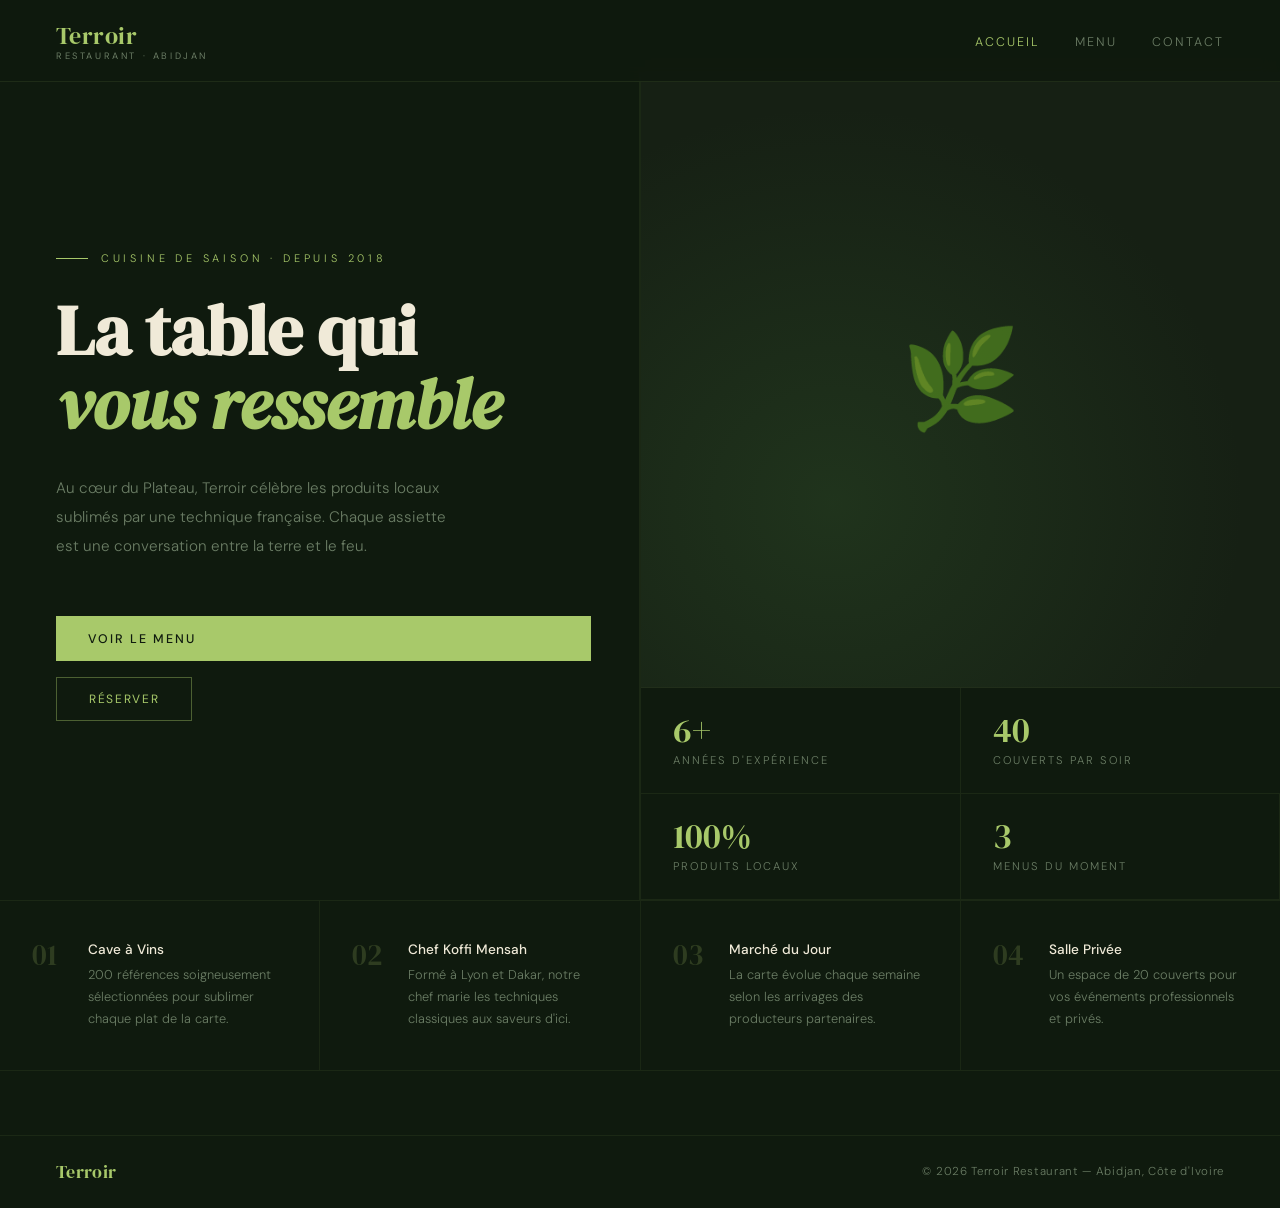
<file: index.html>
<!DOCTYPE html>
<html lang="fr">
<head>
<meta charset="UTF-8"/>
<meta name="viewport" content="width=device-width,initial-scale=1.0"/>
<title>Terroir — Accueil</title>
<link href="https://fonts.googleapis.com/css2?family=DM+Serif+Display:ital@0;1&family=DM+Sans:wght@300;400;500&display=swap" rel="stylesheet"/>
<link rel="stylesheet" href="style.css">
</head>
<body>

<nav>
  <div class="logo">Terroir<small>Restaurant · Abidjan</small></div>
  <ul class="nav-links">
    <li><a href="index.html" class="active">Accueil</a></li>
    <li><a href="menu.html">Menu</a></li>
    <li><a href="contact.html">Contact</a></li>
  </ul>
</nav>

<div class="hero">
  <div class="hero-left">
    <p class="hero-eyebrow">Cuisine de saison · Depuis 2018</p>
    <h1 class="hero-h1">La table qui<br><em>vous ressemble</em></h1>
    <p class="hero-body">Au cœur du Plateau, Terroir célèbre les produits locaux sublimés par une technique française. Chaque assiette est une conversation entre la terre et le feu.</p>
    <div class="hero-actions">
      <a href="menu.html" class="btn-primary">Voir le Menu</a>
      <a href="contact.html" class="btn-outline">Réserver</a>
    </div>
  </div>
  <div class="hero-right">
    <div class="hero-img"><span class="hero-img-icon">🌿</span></div>
    <div class="hero-stats">
      <div class="stat"><div class="stat-num">6+</div><div class="stat-label">Années d'expérience</div></div>
      <div class="stat"><div class="stat-num">40</div><div class="stat-label">Couverts par soir</div></div>
      <div class="stat"><div class="stat-num">100%</div><div class="stat-label">Produits locaux</div></div>
      <div class="stat"><div class="stat-num">3</div><div class="stat-label">Menus du moment</div></div>
    </div>
  </div>
</div>

<div class="strip">
  <div class="strip-item">
    <div class="strip-num">01</div>
    <div><div class="strip-title">Cave à Vins</div><div class="strip-desc">200 références soigneusement sélectionnées pour sublimer chaque plat de la carte.</div></div>
  </div>
  <div class="strip-item">
    <div class="strip-num">02</div>
    <div><div class="strip-title">Chef Koffi Mensah</div><div class="strip-desc">Formé à Lyon et Dakar, notre chef marie les techniques classiques aux saveurs d'ici.</div></div>
  </div>
  <div class="strip-item">
    <div class="strip-num">03</div>
    <div><div class="strip-title">Marché du Jour</div><div class="strip-desc">La carte évolue chaque semaine selon les arrivages des producteurs partenaires.</div></div>
  </div>
  <div class="strip-item">
    <div class="strip-num">04</div>
    <div><div class="strip-title">Salle Privée</div><div class="strip-desc">Un espace de 20 couverts pour vos événements professionnels et privés.</div></div>
  </div>
</div>

<div class="ft">
  <div class="logo" style="color:var(--lime)">Terroir</div>
  <p>© 2026 Terroir Restaurant — Abidjan, Côte d'Ivoire</p>
</div>

</body>
</html>
</file>
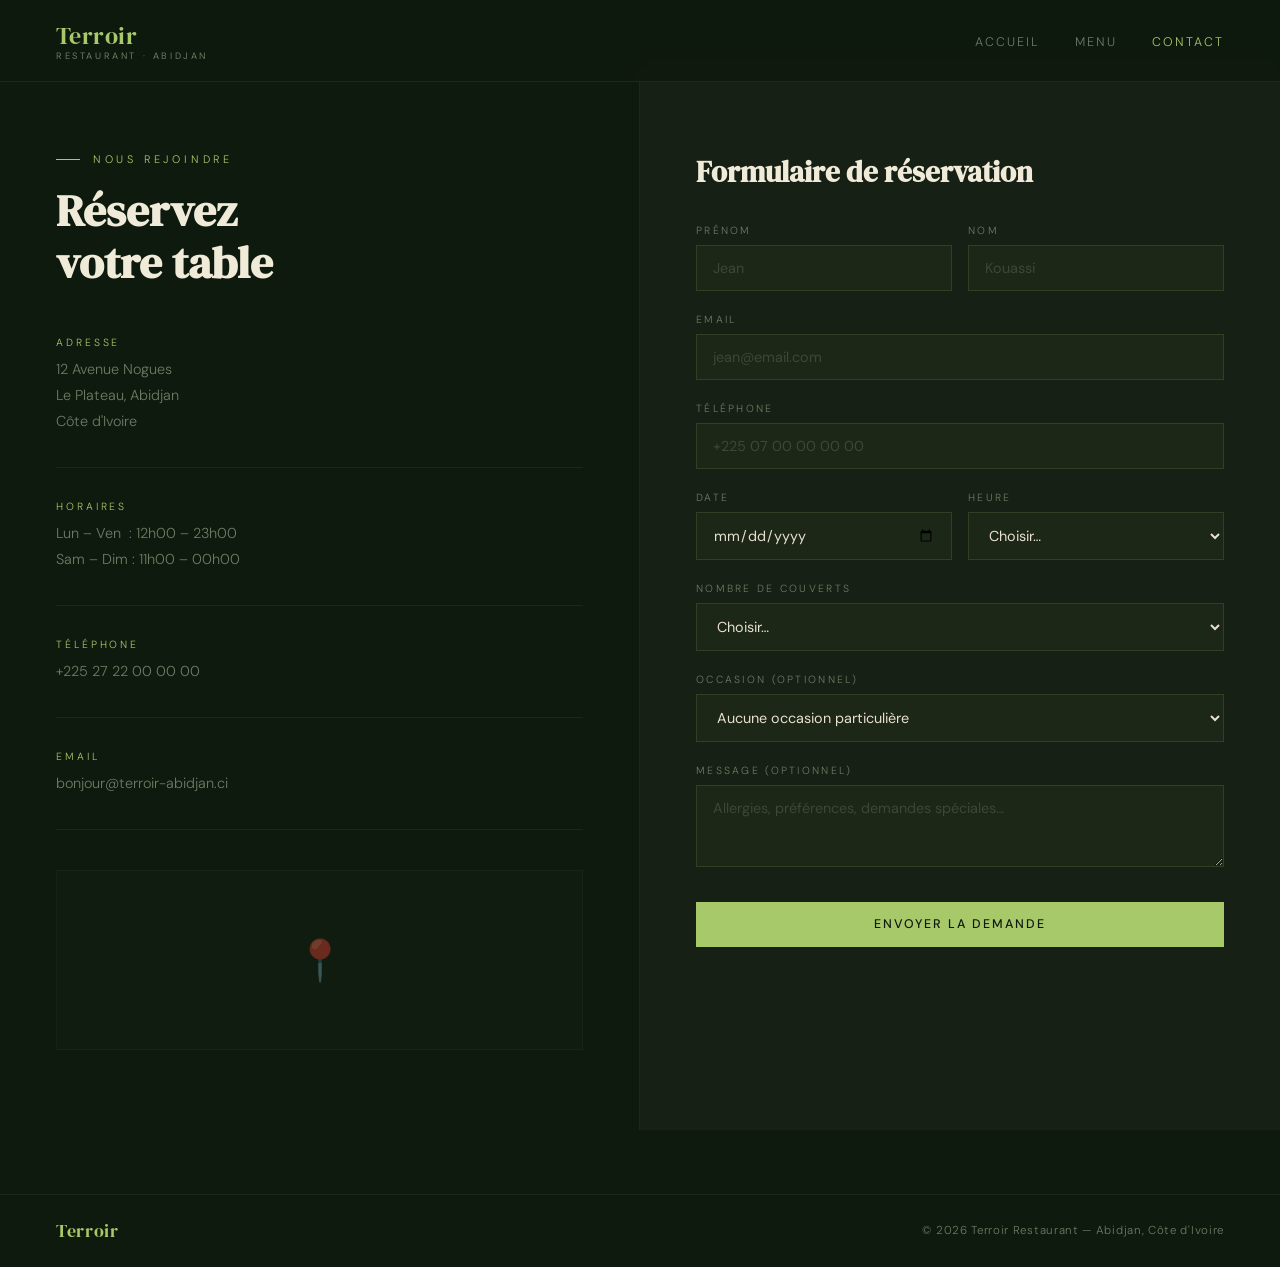
<file: contact.html>
<!DOCTYPE html>
<html lang="fr">
<head>
<meta charset="UTF-8"/>
<meta name="viewport" content="width=device-width,initial-scale=1.0"/>
<title>Terroir — Contact</title>
<link href="https://fonts.googleapis.com/css2?family=DM+Serif+Display:ital@0;1&family=DM+Sans:wght@300;400;500&display=swap" rel="stylesheet"/>
<link rel="stylesheet" href="style.css">
</head>
<body>

<nav>
  <a href="index.html" class="logo">Terroir<small>Restaurant · Abidjan</small></a>
  <ul class="nav-links">
    <li><a href="index.html">Accueil</a></li>
    <li><a href="menu.html">Menu</a></li>
    <li><a href="contact.html" class="active">Contact</a></li>
  </ul>
</nav>

<div class="page-grid">

  <div class="contact-left">
    <p class="eyebrow">Nous Rejoindre</p>
    <h1>Réservez<br>votre table</h1>

    <div class="info-row">
      <div class="info-key">Adresse</div>
      <div class="info-val">12 Avenue Nogues<br>Le Plateau, Abidjan<br>Côte d'Ivoire</div>
    </div>
    <div class="info-row">
      <div class="info-key">Horaires</div>
      <div class="info-val">Lun – Ven &nbsp;: 12h00 – 23h00<br>Sam – Dim : 11h00 – 00h00</div>
    </div>
    <div class="info-row">
      <div class="info-key">Téléphone</div>
      <div class="info-val">+225 27 22 00 00 00</div>
    </div>
    <div class="info-row">
      <div class="info-key">Email</div>
      <div class="info-val">bonjour@terroir-abidjan.ci</div>
    </div>

    <div class="map-placeholder">📍</div>
  </div>

  <div class="contact-right">
    <h2>Formulaire de réservation</h2>

    <div class="frow">
      <div class="fgroup">
        <label>Prénom</label>
        <input type="text" placeholder="Jean" id="fp"/>
      </div>
      <div class="fgroup">
        <label>Nom</label>
        <input type="text" placeholder="Kouassi" id="fn"/>
      </div>
    </div>

    <div class="fgroup">
      <label>Email</label>
      <input type="email" placeholder="jean@email.com" id="fe"/>
    </div>

    <div class="fgroup">
      <label>Téléphone</label>
      <input type="tel" placeholder="+225 07 00 00 00 00" id="ft2"/>
    </div>

    <div class="frow">
      <div class="fgroup">
        <label>Date</label>
        <input type="date" id="fd"/>
      </div>
      <div class="fgroup">
        <label>Heure</label>
        <select id="fh">
          <option value="">Choisir…</option>
          <option>12h00</option><option>12h30</option><option>13h00</option>
          <option>19h00</option><option>19h30</option><option>20h00</option>
          <option>20h30</option><option>21h00</option>
        </select>
      </div>
    </div>

    <div class="fgroup">
      <label>Nombre de couverts</label>
      <select id="fc">
        <option value="">Choisir…</option>
        <option>1 personne</option><option>2 personnes</option>
        <option>3 personnes</option><option>4 personnes</option>
        <option>5 personnes</option><option>6+ personnes</option>
      </select>
    </div>

    <div class="fgroup">
      <label>Occasion (optionnel)</label>
      <select id="fo">
        <option value="">Aucune occasion particulière</option>
        <option>Anniversaire</option><option>Repas d'affaires</option>
        <option>Dîner romantique</option><option>Autre</option>
      </select>
    </div>

    <div class="fgroup">
      <label>Message (optionnel)</label>
      <textarea rows="3" placeholder="Allergies, préférences, demandes spéciales…" id="fm"></textarea>
    </div>

    <button class="btn-primary" onclick="send()">Envoyer la demande</button>
    <p class="success" id="suc">✓ Demande reçue — nous confirmons sous 24h.</p>
  </div>

  <div class="ft">
    <div class="ft-logo">Terroir</div>
    <p>© 2026 Terroir Restaurant — Abidjan, Côte d'Ivoire</p>
  </div>
</div>

<script>
function send(){
  const p=document.getElementById('fp').value.trim();
  const e=document.getElementById('fe').value.trim();
  if(!p||!e){alert('Merci de renseigner votre prénom et votre email.');return;}
  document.getElementById('suc').style.display='block';
  ['fp','fn','fe','ft2','fd','fh','fc','fo','fm'].forEach(id=>{
    const el=document.getElementById(id);
    if(el)el.value='';
  });
  setTimeout(()=>document.getElementById('suc').style.display='none',6000);
}
</script>
</body>
</html>
</file>
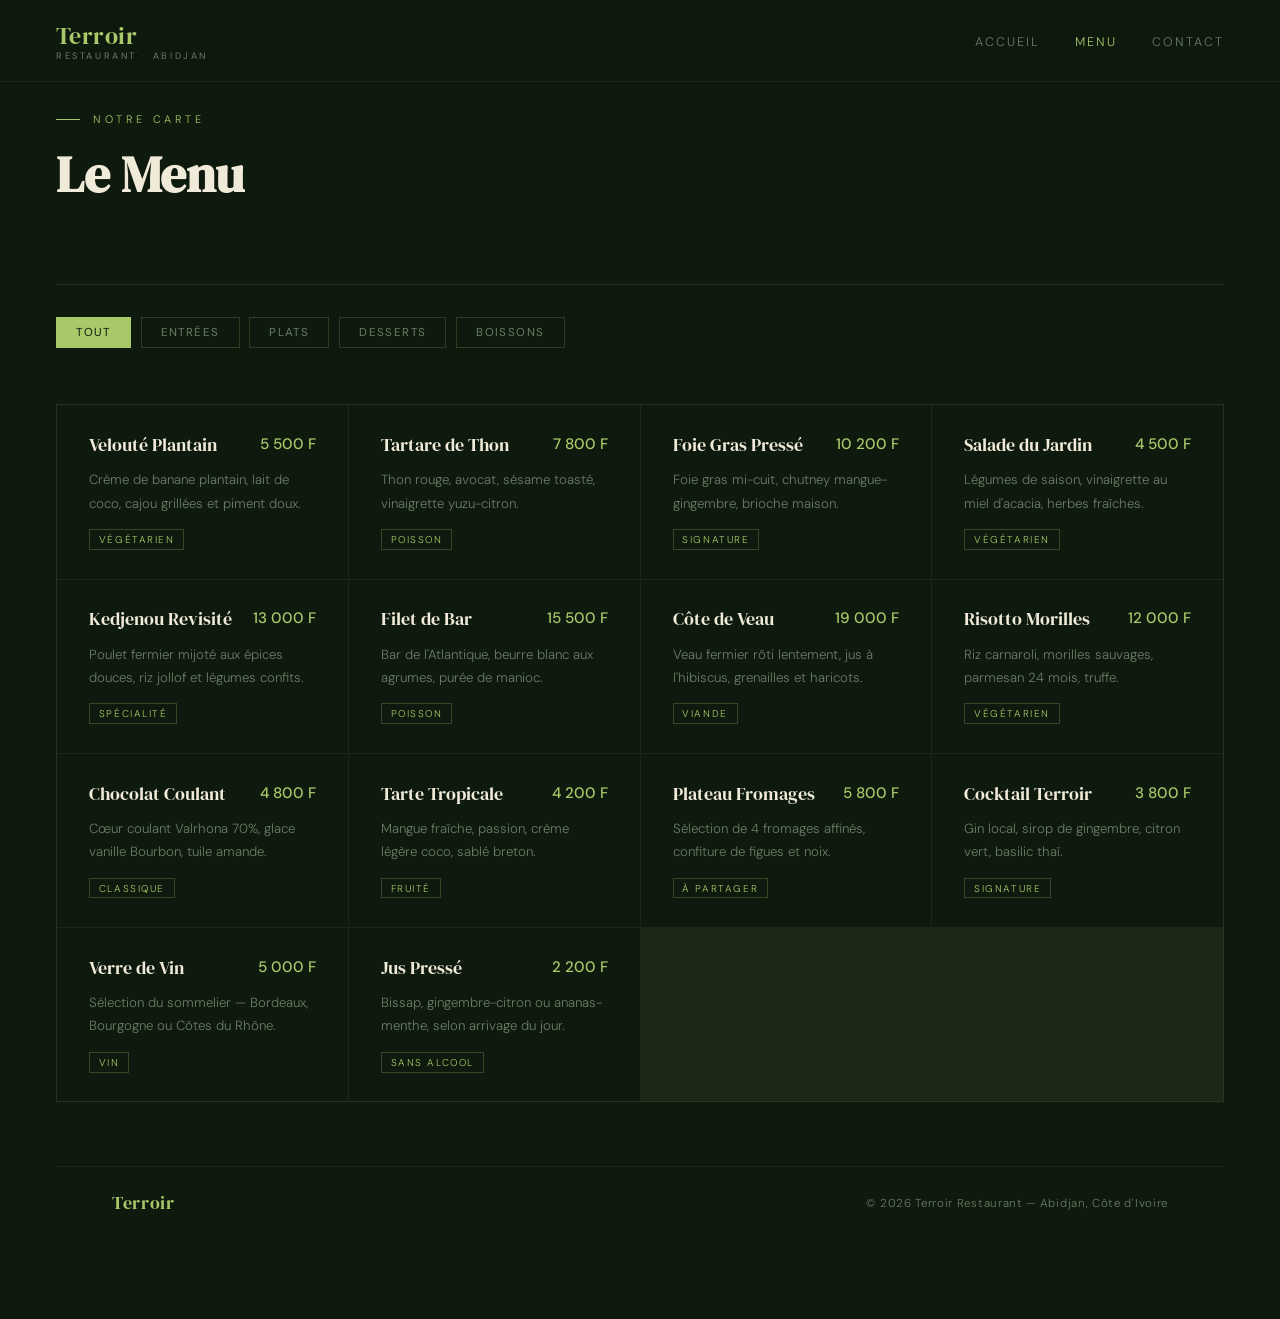
<file: menu.html>
<!DOCTYPE html>
<html lang="fr">
<head>
<meta charset="UTF-8"/>
<meta name="viewport" content="width=device-width,initial-scale=1.0"/>
<title>Terroir — Menu</title>
<link href="https://fonts.googleapis.com/css2?family=DM+Serif+Display:ital@0;1&family=DM+Sans:wght@300;400;500&display=swap" rel="stylesheet"/>
<link rel="stylesheet" href="style.css">
</head>
<body>

<nav>
  <a href="index.html" class="logo">Terroir<small>Restaurant · Abidjan</small></a>
  <ul class="nav-links">
    <li><a href="index.html">Accueil</a></li>
    <li><a href="menu.html" class="active">Menu</a></li>
    <li><a href="contact.html">Contact</a></li>
  </ul>
</nav>

<main>
  <div class="page-head">
    <div class="page-head-inner">
      <div>
        <p class="eyebrow">Notre Carte</p>
        <h1 class="ph-title">Le Menu</h1>
      </div>
    </div>
    <div class="filter-row">
      <button class="filt on" onclick="filt('tous',this)">Tout</button>
      <button class="filt" onclick="filt('entrees',this)">Entrées</button>
      <button class="filt" onclick="filt('plats',this)">Plats</button>
      <button class="filt" onclick="filt('desserts',this)">Desserts</button>
      <button class="filt" onclick="filt('boissons',this)">Boissons</button>
    </div>
  </div>

  <div class="menu-grid" id="mg"></div>

  <div class="ft">
    <div class="ft-logo">Terroir</div>
    <p>© 2026 Terroir Restaurant — Abidjan, Côte d'Ivoire</p>
  </div>
</main>

<script>
const items=[
  {c:'entrees',n:'Velouté Plantain',d:'Crème de banane plantain, lait de coco, cajou grillées et piment doux.',p:'5 500 F',t:'Végétarien'},
  {c:'entrees',n:'Tartare de Thon',d:'Thon rouge, avocat, sésame toasté, vinaigrette yuzu-citron.',p:'7 800 F',t:'Poisson'},
  {c:'entrees',n:'Foie Gras Pressé',d:'Foie gras mi-cuit, chutney mangue-gingembre, brioche maison.',p:'10 200 F',t:'Signature'},
  {c:'entrees',n:'Salade du Jardin',d:'Légumes de saison, vinaigrette au miel d\'acacia, herbes fraîches.',p:'4 500 F',t:'Végétarien'},
  {c:'plats',n:'Kedjenou Revisité',d:'Poulet fermier mijoté aux épices douces, riz jollof et légumes confits.',p:'13 000 F',t:'Spécialité'},
  {c:'plats',n:'Filet de Bar',d:'Bar de l\'Atlantique, beurre blanc aux agrumes, purée de manioc.',p:'15 500 F',t:'Poisson'},
  {c:'plats',n:'Côte de Veau',d:'Veau fermier rôti lentement, jus à l\'hibiscus, grenailles et haricots.',p:'19 000 F',t:'Viande'},
  {c:'plats',n:'Risotto Morilles',d:'Riz carnaroli, morilles sauvages, parmesan 24 mois, truffe.',p:'12 000 F',t:'Végétarien'},
  {c:'desserts',n:'Chocolat Coulant',d:'Cœur coulant Valrhona 70%, glace vanille Bourbon, tuile amande.',p:'4 800 F',t:'Classique'},
  {c:'desserts',n:'Tarte Tropicale',d:'Mangue fraîche, passion, crème légère coco, sablé breton.',p:'4 200 F',t:'Fruité'},
  {c:'desserts',n:'Plateau Fromages',d:'Sélection de 4 fromages affinés, confiture de figues et noix.',p:'5 800 F',t:'À partager'},
  {c:'boissons',n:'Cocktail Terroir',d:'Gin local, sirop de gingembre, citron vert, basilic thaï.',p:'3 800 F',t:'Signature'},
  {c:'boissons',n:'Verre de Vin',d:'Sélection du sommelier — Bordeaux, Bourgogne ou Côtes du Rhône.',p:'5 000 F',t:'Vin'},
  {c:'boissons',n:'Jus Pressé',d:'Bissap, gingembre-citron ou ananas-menthe, selon arrivage du jour.',p:'2 200 F',t:'Sans Alcool'},
];
function render(f){
  const g=document.getElementById('mg');
  const list=f==='tous'?items:items.filter(i=>i.c===f);
  g.innerHTML=list.map(i=>`
    <div class="mcard">
      <div class="mcard-top">
        <span class="mcard-name">${i.n}</span>
        <span class="mcard-price">${i.p}</span>
      </div>
      <p class="mcard-desc">${i.d}</p>
      <span class="mcard-badge">${i.t}</span>
    </div>
  `).join('');
}
function filt(cat,btn){
  document.querySelectorAll('.filt').forEach(b=>b.classList.remove('on'));
  btn.classList.add('on');render(cat);
}
render('tous');
</script>
</body>
</html>
</file>
<file: style.css>
*,*::before,*::after{box-sizing:border-box;margin:0;padding:0}
:root{
  --bg:#0f1a0e;--surface:#162014;--card:#1e2d1b;
  --green:#3d6e35;--lime:#a8c96a;--cream:#f0ead8;
  --sand:hsl(40, 30%, 70%);--muted:#6b7d65;--text:#e8e0ce;
}
html{scroll-behavior:smooth}
body{font-family:'DM Sans',sans-serif;background:var(--bg);color:var(--text);font-weight:300;min-height:100vh}

nav{
  position:fixed;top:0;width:100%;z-index:200;
  display:flex;align-items:center;justify-content:space-between;
  padding:1.2rem 3.5rem;
  border-bottom:1px solid rgba(168,201,106,.1);
  background:rgba(15,26,14,.88);backdrop-filter:blur(10px);
}
.logo{font-family:'DM Serif Display',serif;font-size:1.5rem;color:var(--lime);letter-spacing:.02em}
.logo small{display:block;font-family:'DM Sans',sans-serif;font-size:.58rem;letter-spacing:.28em;text-transform:uppercase;color:var(--muted);font-weight:400;margin-top:-2px}
.nav-links{display:flex;gap:2.2rem;list-style:none}
.nav-links a{font-size:.78rem;letter-spacing:.16em;text-transform:uppercase;text-decoration:none;color:var(--muted);transition:color .25s}
.nav-links a:hover{color:var(--lime)}
.nav-links a.active{color:var(--lime)}

.hero{min-height:100vh;display:grid;grid-template-columns:1fr 1fr;padding-top:72px}
.hero-left{display:flex;flex-direction:column;justify-content:center;padding:4rem 3rem 4rem 3.5rem;border-right:1px solid rgba(168,201,106,.08)}
.hero-eyebrow{font-size:.68rem;letter-spacing:.35em;text-transform:uppercase;color:var(--lime);margin-bottom:1.8rem;display:flex;align-items:center;gap:.8rem}
.hero-eyebrow::before{content:'';display:block;width:32px;height:1px;background:var(--lime)}
.hero-h1{font-family:'DM Serif Display',serif;font-size:clamp(3rem,5.5vw,5.5rem);line-height:1.05;color:var(--cream);margin-bottom:2rem}
.hero-h1 em{color:var(--lime);font-style:italic}
.hero-body{font-size:.95rem;color:var(--muted);line-height:1.9;max-width:400px;margin-bottom:3rem}
.hero-actions{display:flex;gap:1rem;flex-wrap:wrap}
.btn-primary{padding:.8rem 2rem;background:var(--lime);color:var(--bg);font-family:'DM Sans',sans-serif;font-size:.75rem;letter-spacing:.14em;text-transform:uppercase;font-weight:500;border:none;cursor:pointer;transition:opacity .2s;text-decoration:none;display:inline-block}
.btn-primary:hover{opacity:.85}
.btn-outline{padding:.8rem 2rem;border:1px solid rgba(168,201,106,.4);background:transparent;color:var(--lime);font-family:'DM Sans',sans-serif;font-size:.75rem;letter-spacing:.14em;text-transform:uppercase;font-weight:400;cursor:pointer;transition:border-color .2s;text-decoration:none;display:inline-block}
.btn-outline:hover{border-color:var(--lime)}

.hero-right{display:flex;flex-direction:column;border-left:1px solid rgba(168,201,106,.08)}
.hero-img{flex:1;display:flex;align-items:center;justify-content:center;background:var(--surface);font-size:6rem;border-bottom:1px solid rgba(168,201,106,.08);min-height:350px;position:relative;overflow:hidden}
.hero-img::before{content:'';position:absolute;inset:0;background:radial-gradient(ellipse at 30% 70%,rgba(61,110,53,.25) 0%,transparent 65%)}
.hero-img-icon{position:relative;z-index:1;opacity:.6}
.hero-stats{display:grid;grid-template-columns:1fr 1fr}
.stat{padding:1.6rem 2rem;border-right:1px solid rgba(168,201,106,.08);border-bottom:1px solid rgba(168,201,106,.08)}
.stat:nth-child(2){border-right:none}
.stat-num{font-family:'DM Serif Display',serif;font-size:2.2rem;color:var(--lime);line-height:1;margin-bottom:.3rem}
.stat-label{font-size:.7rem;letter-spacing:.18em;text-transform:uppercase;color:var(--muted)}

.strip{border-top:1px solid rgba(168,201,106,.08);border-bottom:1px solid rgba(168,201,106,.08);display:flex}
.strip-item{flex:1;padding:2.5rem 2rem;border-right:1px solid rgba(168,201,106,.08);display:flex;gap:1rem;align-items:flex-start}
.strip-item:last-child{border-right:none}
.strip-num{font-family:'DM Serif Display',serif;font-size:1.8rem;color:rgba(168,201,106,.2);line-height:1;min-width:2.5rem}
.strip-title{font-size:.85rem;font-weight:500;color:var(--cream);margin-bottom:.4rem}
.strip-desc{font-size:.8rem;color:var(--muted);line-height:1.7}

.ft{border-top:1px solid rgba(168,201,106,.08);padding:1.5rem 3.5rem;display:flex;justify-content:space-between;align-items:center;font-size:.72rem;color:var(--muted);letter-spacing:.06em}
.ft .logo{font-size:1.1rem}

@media(max-width:768px){
  nav{padding:1rem 1.5rem}.nav-links{gap:1.2rem}
  .hero{grid-template-columns:1fr}.hero-right{display:none}
  .hero-left{padding:3rem 1.5rem}
  .strip{flex-direction:column}
  .strip-item{border-right:none;border-bottom:1px solid rgba(168,201,106,.08)}
  .ft{flex-direction:column;gap:.5rem;text-align:center}
}




/*  STYLE PAGE MENU  */
*,*::before,*::after{box-sizing:border-box;margin:0;padding:0}
:root{
  --bg:#0f1a0e;--surface:#162014;--card:#1e2d1b;
  --green:#3d6e35;--lime:#a8c96a;--cream:#f0ead8;
  --sand:#c9b99a;--muted:#6b7d65;--text:#e8e0ce;
}
body{font-family:'DM Sans',sans-serif;background:var(--bg);color:var(--text);font-weight:300;min-height:100vh}

nav{
  position:fixed;top:0;width:100%;z-index:200;
  display:flex;align-items:center;justify-content:space-between;
  padding:1.2rem 3.5rem;
  border-bottom:1px solid rgba(168,201,106,.1);
  background:rgba(15,26,14,.88);backdrop-filter:blur(10px);
}
.logo{font-family:'DM Serif Display',serif;font-size:1.5rem;color:var(--lime);letter-spacing:.02em;text-decoration:none}
.logo small{display:block;font-family:'DM Sans',sans-serif;font-size:.58rem;letter-spacing:.28em;text-transform:uppercase;color:var(--muted);font-weight:400;margin-top:-2px}
.nav-links{display:flex;gap:2.2rem;list-style:none}
.nav-links a{font-size:.78rem;letter-spacing:.16em;text-transform:uppercase;text-decoration:none;color:var(--muted);transition:color .25s}
.nav-links a:hover{color:var(--lime)}
.nav-links a.active{color:var(--lime)}

main{padding:7rem 3.5rem 5rem}

.page-head{margin-bottom:3.5rem}
.page-head-inner{display:flex;justify-content:space-between;align-items:flex-end;border-bottom:1px solid rgba(168,201,106,.12);padding-bottom:2rem}
.eyebrow{font-size:.68rem;letter-spacing:.35em;text-transform:uppercase;color:var(--lime);margin-bottom:.8rem;display:flex;align-items:center;gap:.8rem}
.eyebrow::before{content:'';display:block;width:24px;height:1px;background:var(--lime)}
.ph-title{font-family:'DM Serif Display',serif;font-size:clamp(2.2rem,4vw,3.5rem);color:var(--cream)}

.filter-row{display:flex;gap:.6rem;flex-wrap:wrap;margin-top:2rem}
.filt{padding:.45rem 1.2rem;border:1px solid rgba(168,201,106,.2);background:transparent;color:var(--muted);font-family:'DM Sans',sans-serif;font-size:.72rem;letter-spacing:.12em;text-transform:uppercase;cursor:pointer;transition:all .2s}
.filt.on,.filt:hover{background:var(--lime);color:var(--bg);border-color:var(--lime)}

.menu-grid{display:grid;grid-template-columns:repeat(auto-fill,minmax(280px,1fr));gap:1px;background:rgba(168,201,106,.08);border:1px solid rgba(168,201,106,.08)}
.mcard{background:var(--bg);padding:1.8rem 2rem;transition:background .2s}
.mcard:hover{background:var(--card)}
.mcard-top{display:flex;justify-content:space-between;align-items:flex-start;margin-bottom:.7rem}
.mcard-name{font-family:'DM Serif Display',serif;font-size:1.1rem;color:var(--cream);max-width:70%;line-height:1.3}
.mcard-price{color:var(--lime);font-size:.95rem;font-weight:500;white-space:nowrap}
.mcard-desc{font-size:.83rem;color:var(--muted);line-height:1.75}
.mcard-badge{display:inline-block;margin-top:.9rem;font-size:.62rem;letter-spacing:.16em;text-transform:uppercase;color:var(--lime);border:1px solid rgba(168,201,106,.25);padding:.18rem .55rem}

.ft{border-top:1px solid rgba(168,201,106,.08);margin-top:4rem;padding:1.5rem 0;display:flex;justify-content:space-between;align-items:center;font-size:.72rem;color:var(--muted);letter-spacing:.06em}
.ft-logo{font-family:'DM Serif Display',serif;font-size:1.1rem;color:var(--lime)}

@media(max-width:768px){
  nav{padding:1rem 1.5rem}.nav-links{gap:1.2rem}
  main{padding:5rem 1.5rem 3rem}
  .page-head-inner{flex-direction:column;align-items:flex-start;gap:1.5rem}
  .ft{flex-direction:column;gap:.5rem;text-align:center}
}



/* PAGE CONTACT */
*,*::before,*::after{box-sizing:border-box;margin:0;padding:0}
:root{
  --bg:#0f1a0e;--surface:#162014;--card:#1e2d1b;
  --green:#3d6e35;--lime:#a8c96a;--cream:#f0ead8;
  --sand:#c9b99a;--muted:#6b7d65;--text:#e8e0ce;
}
body{font-family:'DM Sans',sans-serif;background:var(--bg);color:var(--text);font-weight:300;min-height:100vh;display:flex;flex-direction:column}

nav{
  position:fixed;top:0;width:100%;z-index:200;
  display:flex;align-items:center;justify-content:space-between;
  padding:1.2rem 3.5rem;
  border-bottom:1px solid rgba(168,201,106,.1);
  background:rgba(15,26,14,.88);backdrop-filter:blur(10px);
}
.logo{font-family:'DM Serif Display',serif;font-size:1.5rem;color:var(--lime);letter-spacing:.02em;text-decoration:none}
.logo small{display:block;font-family:'DM Sans',sans-serif;font-size:.58rem;letter-spacing:.28em;text-transform:uppercase;color:var(--muted);font-weight:400;margin-top:-2px}
.nav-links{display:flex;gap:2.2rem;list-style:none}
.nav-links a{font-size:.78rem;letter-spacing:.16em;text-transform:uppercase;text-decoration:none;color:var(--muted);transition:color .25s}
.nav-links a:hover{color:var(--lime)}
.nav-links a.active{color:var(--lime)}

.page-grid{
  flex:1;
  display:grid;grid-template-columns:1fr 1fr;
  padding-top:72px;
}

.contact-left{
  padding:5rem 3.5rem;
  border-right:1px solid rgba(168,201,106,.08);
}
.eyebrow{font-size:.68rem;letter-spacing:.35em;text-transform:uppercase;color:var(--lime);margin-bottom:1.2rem;display:flex;align-items:center;gap:.8rem}
.eyebrow::before{content:'';display:block;width:24px;height:1px;background:var(--lime)}
h1{font-family:'DM Serif Display',serif;font-size:clamp(2rem,3.5vw,3rem);color:var(--cream);margin-bottom:3rem;line-height:1.15}

.info-row{margin-bottom:2rem;padding-bottom:2rem;border-bottom:1px solid rgba(168,201,106,.08)}
.info-row:last-child{border-bottom:none;margin-bottom:0;padding-bottom:0}
.info-key{font-size:.65rem;letter-spacing:.28em;text-transform:uppercase;color:var(--lime);margin-bottom:.5rem}
.info-val{color:var(--muted);font-size:.9rem;line-height:1.8}

.map-placeholder{
  margin-top:2.5rem;
  height:180px;
  background:var(--surface);
  border:1px solid rgba(168,201,106,.1);
  display:flex;align-items:center;justify-content:center;
  font-size:2.5rem;opacity:.4;
}

.contact-right{padding:5rem 3.5rem;background:var(--surface)}
h2{font-family:'DM Serif Display',serif;font-size:1.8rem;color:var(--cream);margin-bottom:2rem}

.fgroup{margin-bottom:1.4rem}
.fgroup label{display:block;font-size:.65rem;letter-spacing:.22em;text-transform:uppercase;color:var(--muted);margin-bottom:.5rem}
.fgroup input,.fgroup textarea,.fgroup select{
  width:100%;background:rgba(168,201,106,.04);
  border:1px solid rgba(168,201,106,.15);color:var(--text);
  padding:.8rem 1rem;font-family:'DM Sans',sans-serif;font-size:.9rem;
  outline:none;transition:border-color .25s;resize:vertical;
}
.fgroup input:focus,.fgroup textarea:focus,.fgroup select:focus{border-color:var(--lime)}
.fgroup input::placeholder,.fgroup textarea::placeholder{color:rgba(255,255,255,.15)}
.fgroup select option{background:var(--surface)}
.frow{display:grid;grid-template-columns:1fr 1fr;gap:1rem}
.btn-primary{width:100%;padding:.9rem 2rem;background:var(--lime);color:var(--bg);font-family:'DM Sans',sans-serif;font-size:.78rem;letter-spacing:.16em;text-transform:uppercase;font-weight:500;border:none;cursor:pointer;transition:opacity .2s;margin-top:.5rem}
.btn-primary:hover{opacity:.85}
.success{display:none;margin-top:1rem;font-size:.82rem;color:var(--lime);letter-spacing:.1em;text-align:center;padding:.8rem;border:1px solid rgba(168,201,106,.2)}

.ft{
  border-top:1px solid rgba(168,201,106,.08);
  padding:1.5rem 3.5rem;
  display:flex;justify-content:space-between;align-items:center;
  font-size:.72rem;color:var(--muted);letter-spacing:.06em;
  grid-column:1/-1;
}
.ft-logo{font-family:'DM Serif Display',serif;font-size:1.1rem;color:var(--lime)}

@media(max-width:768px){
  nav{padding:1rem 1.5rem}.nav-links{gap:1.2rem}
  .page-grid{grid-template-columns:1fr}
  .contact-right{display:none}
  .contact-left{padding:3rem 1.5rem}
  .frow{grid-template-columns:1fr}
  .ft{flex-direction:column;gap:.5rem;text-align:center}
}
</file>
